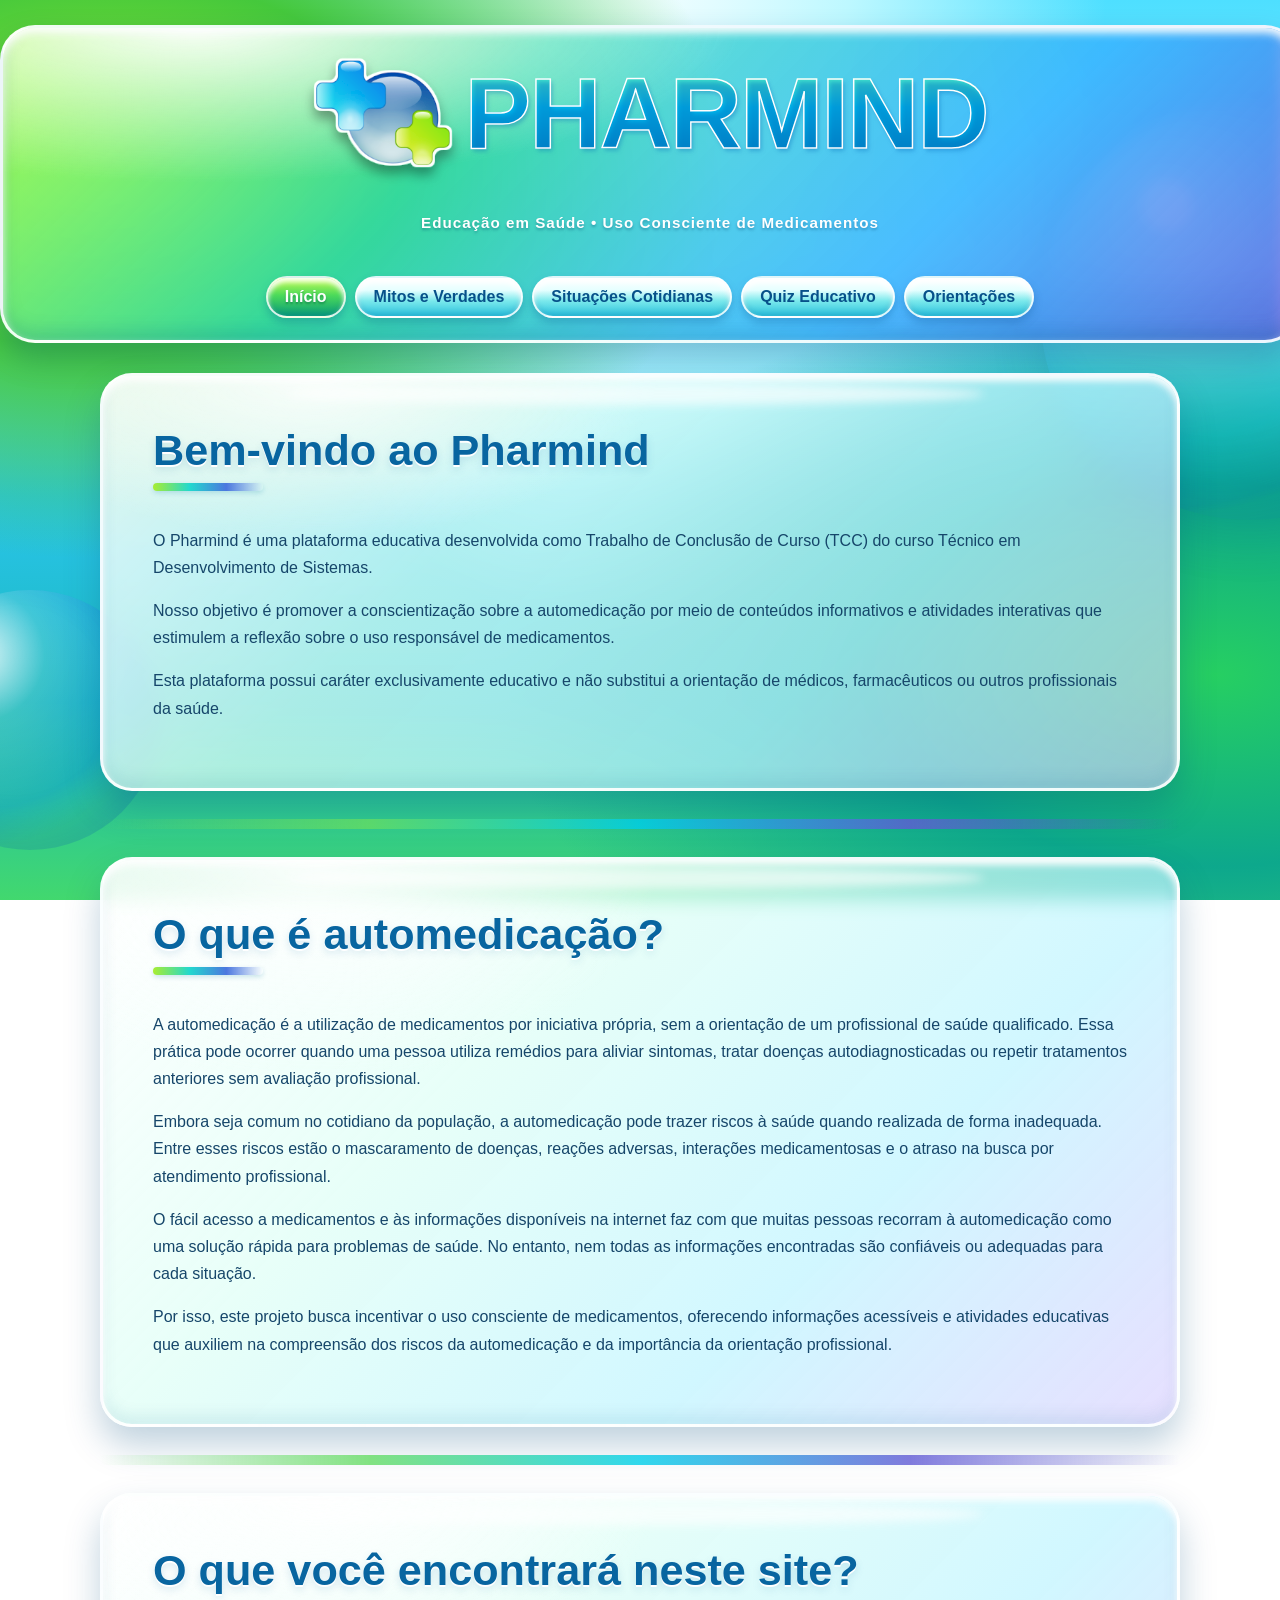
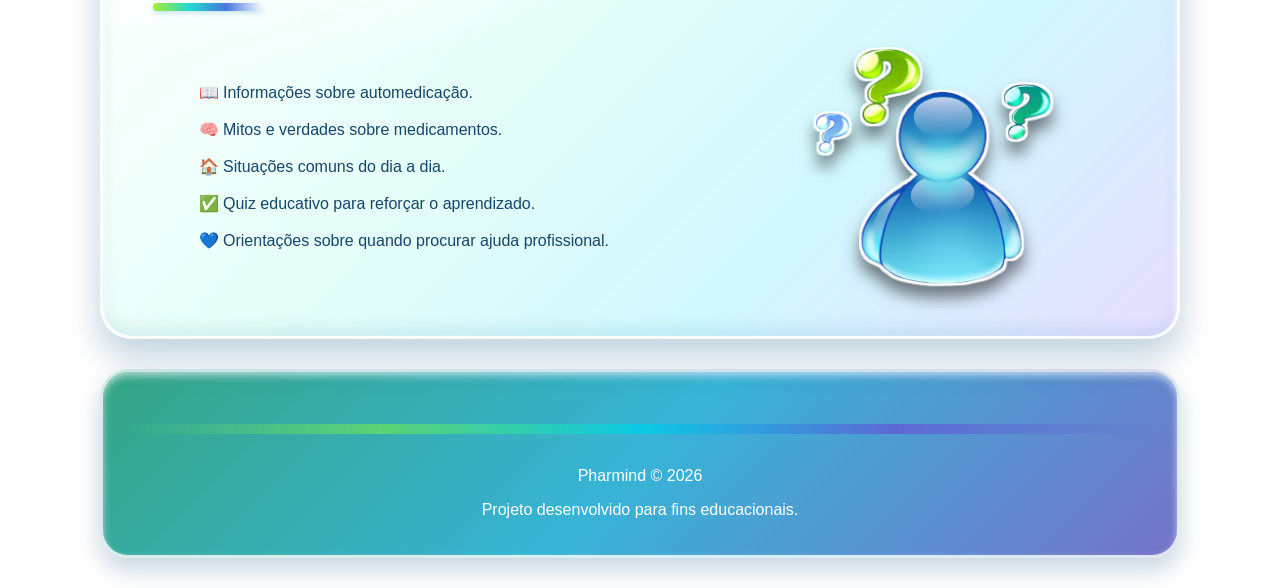
<file: index.html>
<!DOCTYPE html>
<html lang="pt-BR">
<head>
    <meta charset="UTF-8">
    <meta name="viewport" content="width=device-width, initial-scale=1.0">
    <title>Pharmind</title>
    <link rel="stylesheet" href="style.css">
    <link rel="shortcut icon" href="logopequena.ico">
</head>

<body>

    <svg width="0" height="0" style="position:absolute">
    <filter id="borda-branca" x="-10%" y="-10%" width="120%" height="120%">
        <!-- Expande o contorno transparente da imagem -->
        <feMorphology 
            in="SourceAlpha" 
            operator="dilate" 
            radius="1.5" 
            result="expandido"
        />

        <feFlood 
            flood-color="white" 
            result="branco"
        />

        <feComposite 
            in="branco" 
            in2="expandido" 
            operator="in" 
            result="borda"
        />

        <feComposite 
            in="SourceGraphic" 
            in2="borda" 
            operator="over"
        />
    </filter>
</svg>

    </header>
    

    <header>

        <div class="cabecalho-titulo">
            <img src="logogrande.png" class="logo">   
            <h1>PHARMIND</h1> 
        </div>

        <br><br>

        <p>
            Educação em Saúde • Uso Consciente de Medicamentos
        </p>

        <br>

        <nav>

    <a href="index.html" class="ativo">Início</a>

    <a href="mitos.html">Mitos e Verdades</a>

    <a href="situacoes.html">Situações Cotidianas</a>

    <a href="quiz.html">Quiz Educativo</a>

    <a href="orientacoes.html">Orientações</a>

</nav>

    </header>

    <main>

        <section>

            <h2>Bem-vindo ao Pharmind</h2>

            <p>
                O Pharmind é uma plataforma educativa desenvolvida como Trabalho de Conclusão
                de Curso (TCC) do curso Técnico em Desenvolvimento de Sistemas.
            </p>

            <p>
                Nosso objetivo é promover a conscientização sobre a automedicação por meio
                de conteúdos informativos e atividades interativas que estimulem a reflexão
                sobre o uso responsável de medicamentos.
            </p>

            <p>
                Esta plataforma possui caráter exclusivamente educativo e não substitui
                a orientação de médicos, farmacêuticos ou outros profissionais da saúde.
            </p>

        </section>

        <hr>

        <section>

            <h2>O que é automedicação?</h2>

            <p>
                A automedicação é a utilização de medicamentos por iniciativa própria,
                sem a orientação de um profissional de saúde qualificado. Essa prática
                pode ocorrer quando uma pessoa utiliza remédios para aliviar sintomas,
                tratar doenças autodiagnosticadas ou repetir tratamentos anteriores sem
                avaliação profissional.
            </p>

            <p>
                Embora seja comum no cotidiano da população, a automedicação pode trazer
                riscos à saúde quando realizada de forma inadequada. Entre esses riscos
                estão o mascaramento de doenças, reações adversas, interações medicamentosas
                e o atraso na busca por atendimento profissional.
            </p>

            <p>
                O fácil acesso a medicamentos e às informações disponíveis na internet faz
                com que muitas pessoas recorram à automedicação como uma solução rápida para
                problemas de saúde. No entanto, nem todas as informações encontradas são
                confiáveis ou adequadas para cada situação.
            </p>

            <p>
                Por isso, este projeto busca incentivar o uso consciente de medicamentos, oferecendo informações acessíveis e atividades educativas que auxiliem na compreensão dos riscos da automedicação e da importância da orientação profissional.
            </p>

        </section>

        <hr>

        <section>

            <h2>O que você encontrará neste site?</h2>

            <div class="conteudo">

            <ul>

                <li id="info">Informações sobre automedicação.</li>

                <br>

                <li id="mito">Mitos e verdades sobre medicamentos.</li>

                <br>

                <li id="situ">Situações comuns do dia a dia.</li>

                <br>

                <li id="qiiz">Quiz educativo para reforçar o aprendizado.</li>

                <br>

                <li id="orie">Orientações sobre quando procurar ajuda profissional.</li>

            </ul>

            <img src="ikoneee.png" class="imagi">

            </div>

        </section>

    </main>

    <footer>

        <hr>

        <p>
            Pharmind © 2026
        </p>

        <p>
            Projeto desenvolvido para fins educacionais.
        </p>

    </footer>
</body>
</html>
</file>
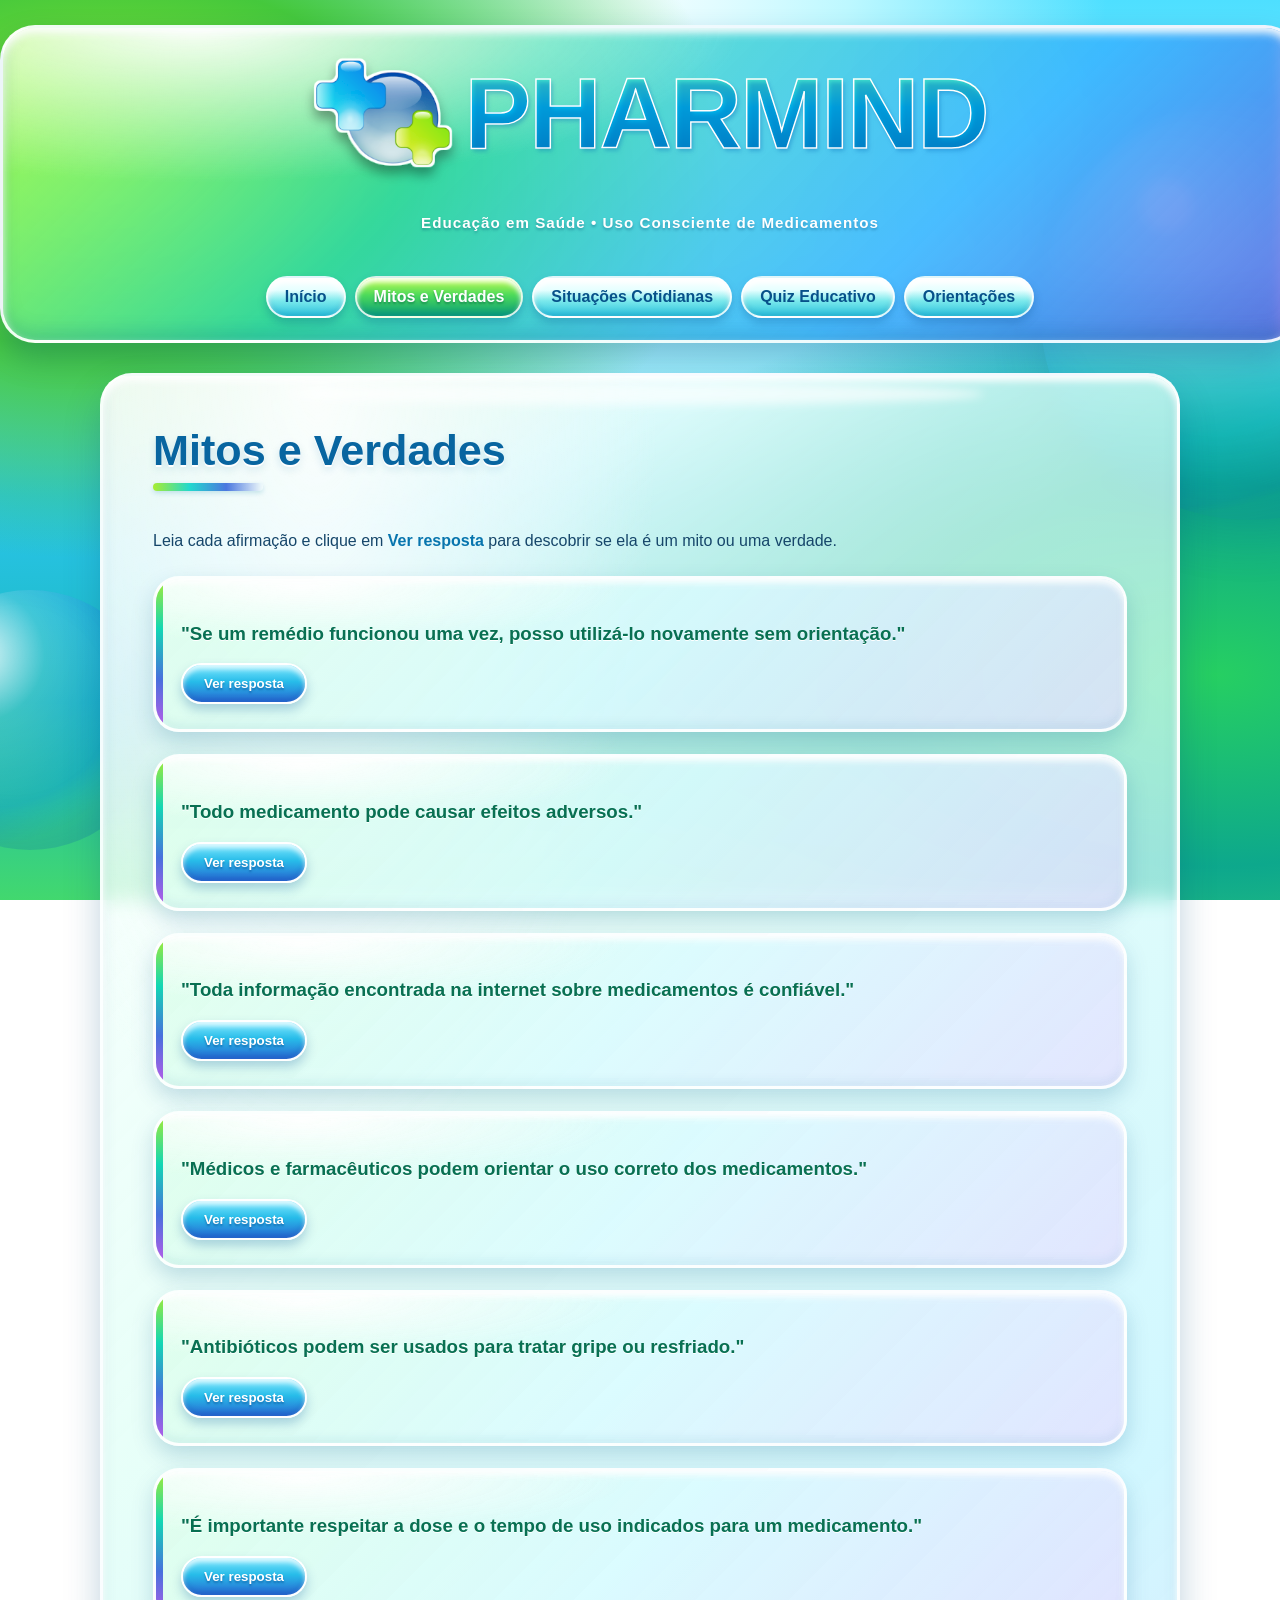
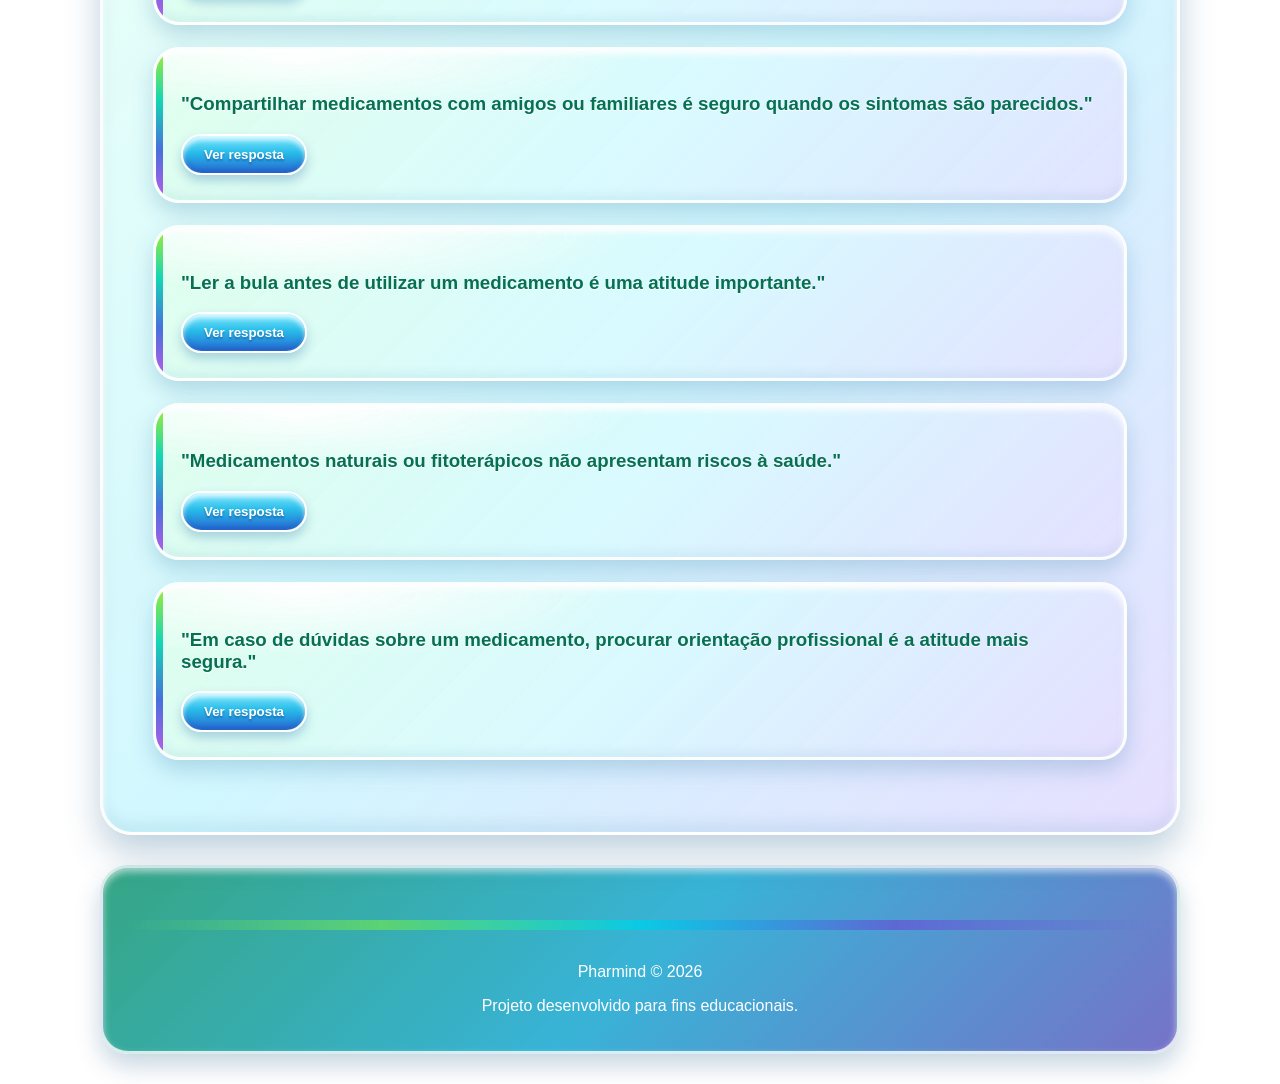
<file: mitos.html>
<!DOCTYPE html>
<html lang="pt-BR">

<head>
    <meta charset="UTF-8">
    <meta name="viewport" content="width=device-width, initial-scale=1.0">
    <title>Pharmind - Mitos e Verdades</title>
    <link rel="stylesheet" href="style.css">
    <link rel="shortcut icon" href="logopequena.ico"">
</head>

<body>

    <svg width="0" height="0" style="position:absolute">
    <filter id="borda-branca" x="-10%" y="-10%" width="120%" height="120%">
        <!-- Expande o contorno transparente da imagem -->
        <feMorphology 
            in="SourceAlpha" 
            operator="dilate" 
            radius="1.5" 
            result="expandido"
        />

        <!-- Cria a cor branca -->
        <feFlood 
            flood-color="white" 
            result="branco"
        />

        <!-- Coloca o branco somente na área expandida -->
        <feComposite 
            in="branco" 
            in2="expandido" 
            operator="in" 
            result="borda"
        />

        <!-- Coloca a imagem original por cima da borda -->
        <feComposite 
            in="SourceGraphic" 
            in2="borda" 
            operator="over"
        />
    </filter>
</svg>

    <header>

        <div class="cabecalho-titulo">
            <img src="logogrande.png" class="logo">   
            <h1>PHARMIND</h1> 
        </div>

        <br><br>

        <p>Educação em Saúde • Uso Consciente de Medicamentos</p>

        <br>

        <nav>
            <a href="index.html">Início</a>
            <a href="mitos.html" class="ativo">Mitos e Verdades</a>
            <a href="situacoes.html">Situações Cotidianas</a>
            <a href="quiz.html">Quiz Educativo</a>
            <a href="orientacoes.html">Orientações</a>
        </nav>

    </header>

    <main>

        <section id="mitos">

            <h2>Mitos e Verdades</h2>

            <p>
                Leia cada afirmação e clique em <strong>Ver resposta</strong> para descobrir se ela é um mito ou uma verdade.
            </p>

            <!-- PERGUNTA 1 -->
            <article class="card">

                <h3>"Se um remédio funcionou uma vez, posso utilizá-lo novamente sem orientação."</h3>

                <button onclick="mostrarResposta('r1')">Ver resposta</button>

                <div id="r1" class="resposta">

                    <h4 class="mito">❌ MITO</h4>

                    <p>
                        Um medicamento indicado anteriormente pode não ser adequado para uma nova situação.
                        Os sintomas podem ser parecidos, mas a causa pode ser diferente.
                    </p>

                </div>

            </article>

            <!-- PERGUNTA 2 -->
            <article class="card">

                <h3>"Todo medicamento pode causar efeitos adversos."</h3>

                <button onclick="mostrarResposta('r2')">Ver resposta</button>

                <div id="r2" class="resposta">

                    <h4 class="verdade">✅ VERDADE</h4>

                    <p>
                        Mesmo quando utilizados corretamente, medicamentos podem provocar efeitos adversos em algumas pessoas.
                    </p>

                </div>

            </article>

<!-- PERGUNTA 3 -->

<article class="card">

    <h3>"Toda informação encontrada na internet sobre medicamentos é confiável."</h3>

    <button onclick="mostrarResposta('r3')">Ver resposta</button>

    <div id="r3" class="resposta">

        <h4 class="mito">❌ MITO</h4>

        <p>
            Nem toda informação disponível na internet é confiável. Procure sempre fontes oficiais e orientação de profissionais da saúde.
        </p>

    </div>

</article>

<!-- PERGUNTA 4 -->

<article class="card">

    <h3>"Médicos e farmacêuticos podem orientar o uso correto dos medicamentos."</h3>

    <button onclick="mostrarResposta('r4')">Ver resposta</button>

    <div id="r4" class="resposta">

        <h4 class="verdade">✅ VERDADE</h4>

        <p>
            Esses profissionais possuem conhecimento técnico para orientar sobre o uso seguro, a dose adequada e possíveis riscos dos medicamentos.
        </p>

    </div>

</article>

<!-- PERGUNTA 5 -->

<article class="card">

    <h3>"Antibióticos podem ser usados para tratar gripe ou resfriado."</h3>

    <button onclick="mostrarResposta('r5')">Ver resposta</button>

    <div id="r5" class="resposta">

        <h4 class="mito">❌ MITO</h4>

        <p>
            Gripe e resfriado são causados, na maioria dos casos, por vírus. Antibióticos combatem bactérias e seu uso inadequado favorece a resistência bacteriana.
        </p>

    </div>

</article>

<!-- PERGUNTA 6 -->

<article class="card">

    <h3>"É importante respeitar a dose e o tempo de uso indicados para um medicamento."</h3>

    <button onclick="mostrarResposta('r6')">Ver resposta</button>

    <div id="r6" class="resposta">

        <h4 class="verdade">✅ VERDADE</h4>

        <p>
            Alterar a dose ou interromper o tratamento por conta própria pode diminuir a eficácia do medicamento e aumentar os riscos à saúde.
        </p>

    </div>

</article>

<!-- PERGUNTA 7 -->

<article class="card">

    <h3>"Compartilhar medicamentos com amigos ou familiares é seguro quando os sintomas são parecidos."</h3>

    <button onclick="mostrarResposta('r7')">Ver resposta</button>

    <div id="r7" class="resposta">

        <h4 class="mito">❌ MITO</h4>

        <p>
            Pessoas diferentes podem apresentar doenças distintas, alergias ou contraindicações. Um medicamento seguro para uma pessoa pode representar riscos para outra.
        </p>

    </div>

</article>

<!-- PERGUNTA 8 -->

<article class="card">

    <h3>"Ler a bula antes de utilizar um medicamento é uma atitude importante."</h3>

    <button onclick="mostrarResposta('r8')">Ver resposta</button>

    <div id="r8" class="resposta">

        <h4 class="verdade">✅ VERDADE</h4>

        <p>
            A bula contém informações importantes sobre indicação, modo de uso, contraindicações, efeitos adversos e cuidados necessários durante o tratamento.
        </p>

    </div>

</article>

<!-- PERGUNTA 9 -->

<article class="card">

    <h3>"Medicamentos naturais ou fitoterápicos não apresentam riscos à saúde."</h3>

    <button onclick="mostrarResposta('r9')">Ver resposta</button>

    <div id="r9" class="resposta">

        <h4 class="mito">❌ MITO</h4>

        <p>
            Produtos naturais também podem causar efeitos adversos, alergias e interações com outros medicamentos. O uso deve ser orientado por um profissional.
        </p>

    </div>

</article>

<!-- PERGUNTA 10 -->

<article class="card">

    <h3>"Em caso de dúvidas sobre um medicamento, procurar orientação profissional é a atitude mais segura."</h3>

    <button onclick="mostrarResposta('r10')">Ver resposta</button>

    <div id="r10" class="resposta">

        <h4 class="verdade">✅ VERDADE</h4>

        <p>
            Médicos e farmacêuticos são os profissionais mais indicados para esclarecer dúvidas e orientar o uso correto dos medicamentos, reduzindo os riscos da automedicação.
        </p>

    </div>

</article>
        </section>

    </main>

    <footer>
        
        <hr>

        <p>
            Pharmind © 2026
        </p>

        <p>
            Projeto desenvolvido para fins educacionais.
        </p>

    </footer>

    <script src="script.js"></script>

</body>

</html>
</file>
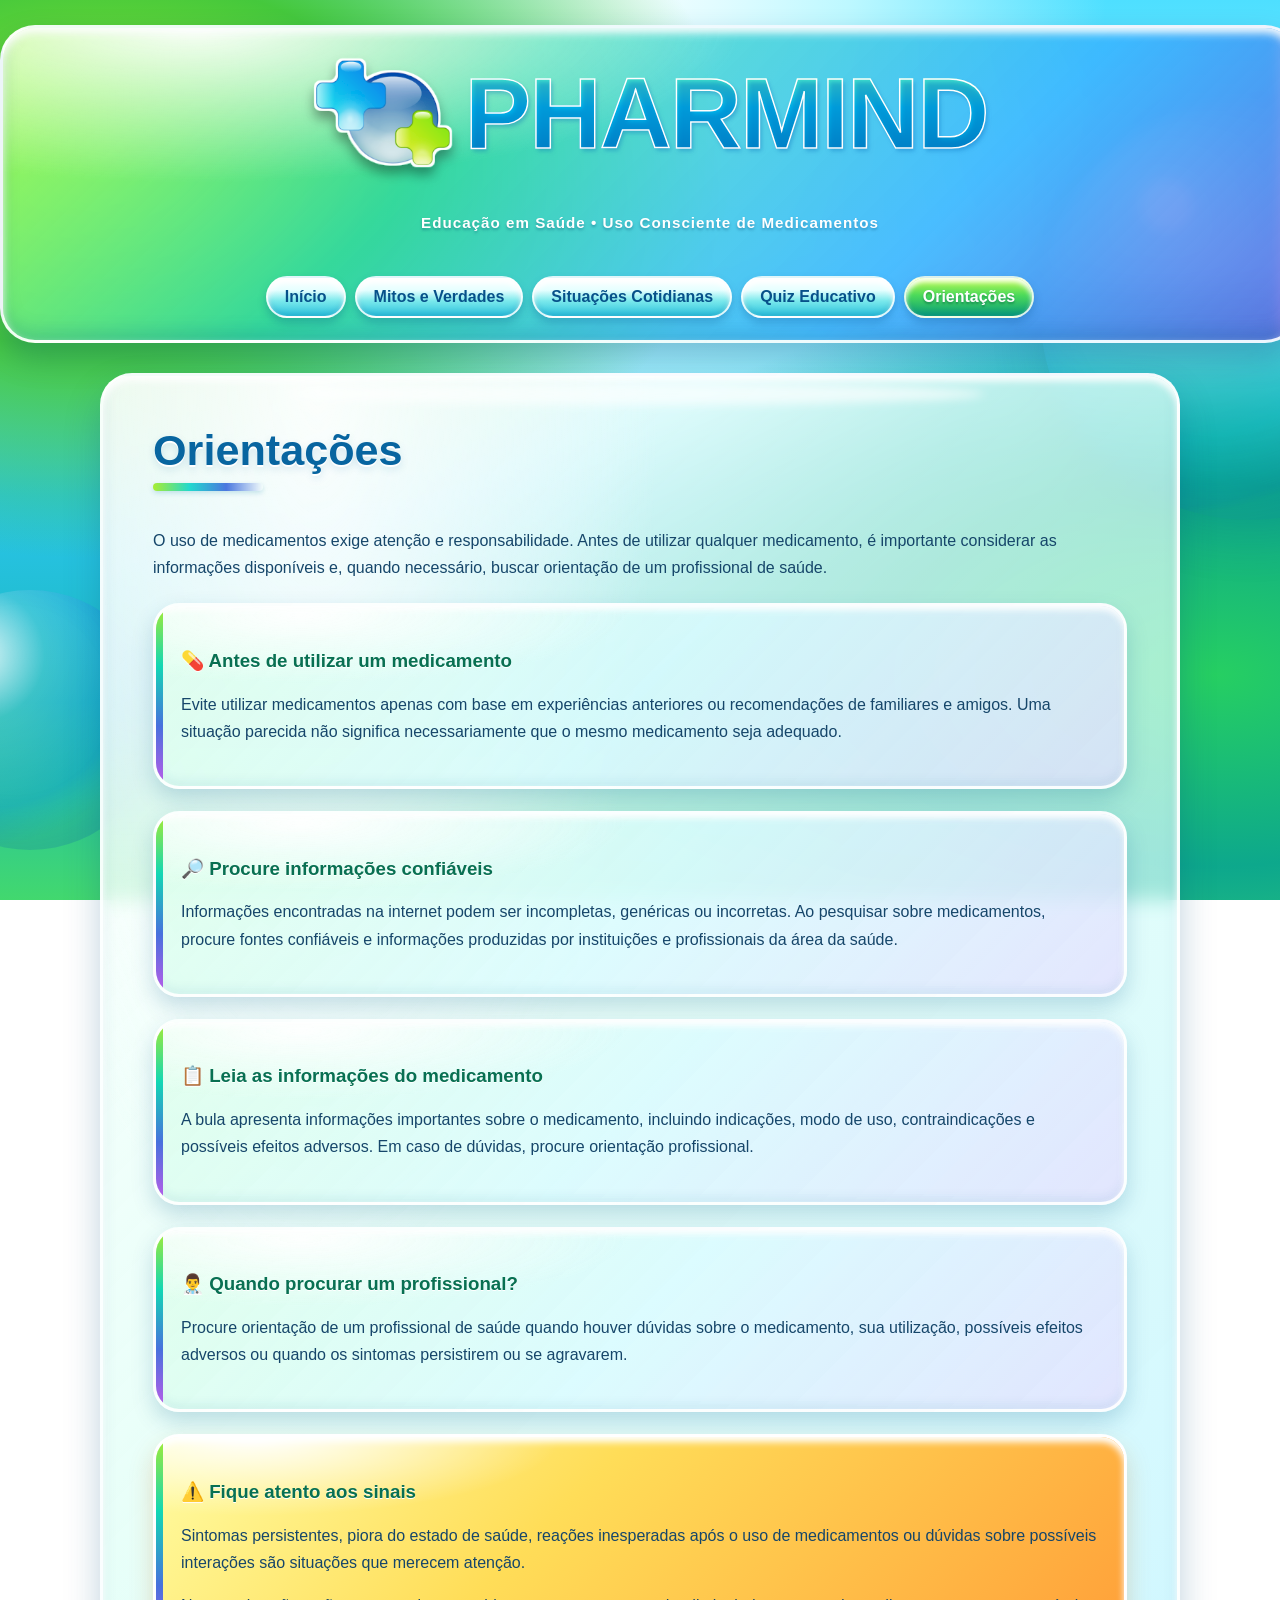
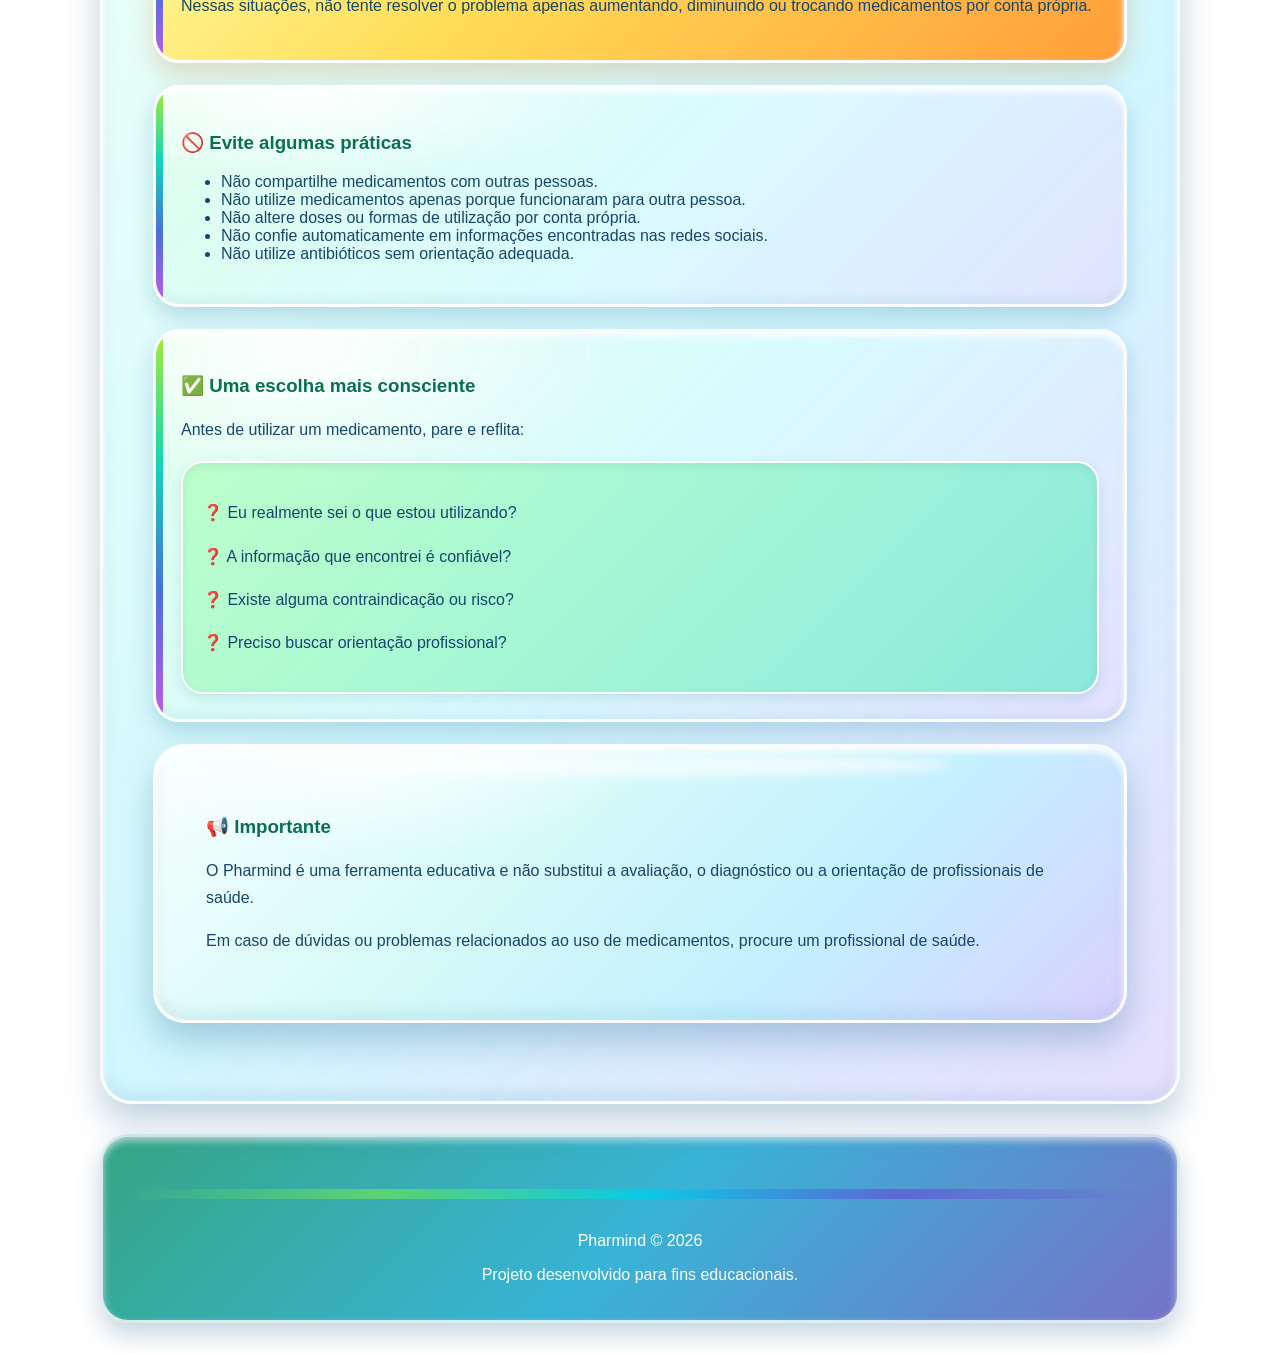
<file: orientacoes.html>
<!DOCTYPE html>
<html lang="pt-BR">

<head>

    <meta charset="UTF-8">
    <meta name="viewport" content="width=device-width, initial-scale=1.0">
    <title>Pharmind - Orientações</title>
    <link rel="stylesheet" href="style.css">
    <link rel="shortcut icon" href="logopequena.ico"">
</head>

<body>

    <svg width="0" height="0" style="position:absolute">
    <filter id="borda-branca" x="-10%" y="-10%" width="120%" height="120%">
        <!-- Expande o contorno transparente da imagem -->
        <feMorphology 
            in="SourceAlpha" 
            operator="dilate" 
            radius="1.5" 
            result="expandido"
        />

        <!-- Cria a cor branca -->
        <feFlood 
            flood-color="white" 
            result="branco"
        />

        <!-- Coloca o branco somente na área expandida -->
        <feComposite 
            in="branco" 
            in2="expandido" 
            operator="in" 
            result="borda"
        />

        <!-- Coloca a imagem original por cima da borda -->
        <feComposite 
            in="SourceGraphic" 
            in2="borda" 
            operator="over"
        />
    </filter>
</svg>

    <header>

        <div class="cabecalho-titulo">
            <img src="logogrande.png" class="logo">   
            <h1>PHARMIND</h1> 
        </div>

        <br><br>

        <p>Educação em Saúde • Uso Consciente de Medicamentos</p>

        <br>

        <nav>

            <a href="index.html">Início</a>

            <a href="mitos.html">Mitos e Verdades</a>

            <a href="situacoes.html">Situações Cotidianas</a>

            <a href="quiz.html">Quiz Educativo</a>

            <a href="orientacoes.html" class="ativo">Orientações</a>

        </nav>

    </header>


    <!-- CONTEÚDO -->

    <main>

        <section id="orientacoes">

            <h2>Orientações</h2>

            <p class="introducao">

                O uso de medicamentos exige atenção e responsabilidade.
                Antes de utilizar qualquer medicamento, é importante considerar
                as informações disponíveis e, quando necessário, buscar orientação
                de um profissional de saúde.

            </p>


            <!-- ORIENTAÇÃO 1 -->

            <article class="orientacao-card">

                <h3>💊 Antes de utilizar um medicamento</h3>

                <p>

                    Evite utilizar medicamentos apenas com base em experiências
                    anteriores ou recomendações de familiares e amigos.

                    Uma situação parecida não significa necessariamente que
                    o mesmo medicamento seja adequado.

                </p>

            </article>


            <!-- ORIENTAÇÃO 2 -->

            <article class="orientacao-card">

                <h3>🔎 Procure informações confiáveis</h3>

                <p>

                    Informações encontradas na internet podem ser incompletas,
                    genéricas ou incorretas.

                    Ao pesquisar sobre medicamentos, procure fontes confiáveis
                    e informações produzidas por instituições e profissionais
                    da área da saúde.

                </p>

            </article>


            <!-- ORIENTAÇÃO 3 -->

            <article class="orientacao-card">

                <h3>📋 Leia as informações do medicamento</h3>

                <p>

                    A bula apresenta informações importantes sobre o medicamento,
                    incluindo indicações, modo de uso, contraindicações e possíveis
                    efeitos adversos.

                    Em caso de dúvidas, procure orientação profissional.

                </p>

            </article>


            <!-- ORIENTAÇÃO 4 -->

            <article class="orientacao-card">

                <h3>👨‍⚕️ Quando procurar um profissional?</h3>

                <p>

                    Procure orientação de um profissional de saúde quando houver
                    dúvidas sobre o medicamento, sua utilização, possíveis efeitos
                    adversos ou quando os sintomas persistirem ou se agravarem.

                </p>

            </article>


            <!-- ORIENTAÇÃO 5 -->

            <article class="orientacao-card alerta">

                <h3>⚠️ Fique atento aos sinais</h3>

                <p>

                    Sintomas persistentes, piora do estado de saúde, reações
                    inesperadas após o uso de medicamentos ou dúvidas sobre
                    possíveis interações são situações que merecem atenção.

                </p>

                <p>

                    Nessas situações, não tente resolver o problema apenas
                    aumentando, diminuindo ou trocando medicamentos por conta
                    própria.

                </p>

            </article>


            <!-- ORIENTAÇÃO 6 -->

            <article class="orientacao-card">

                <h3>🚫 Evite algumas práticas</h3>

                <ul>

                    <li>Não compartilhe medicamentos com outras pessoas.</li>

                    <li>
                        Não utilize medicamentos apenas porque funcionaram
                        para outra pessoa.
                    </li>

                    <li>
                        Não altere doses ou formas de utilização por conta própria.
                    </li>

                    <li>
                        Não confie automaticamente em informações encontradas
                        nas redes sociais.
                    </li>

                    <li>
                        Não utilize antibióticos sem orientação adequada.
                    </li>

                </ul>

            </article>


            <!-- ORIENTAÇÃO 7 -->

            <article class="orientacao-card">

                <h3>✅ Uma escolha mais consciente</h3>

                <p>

                    Antes de utilizar um medicamento, pare e reflita:

                </p>

                <div class="reflexao">

                    <p>❓ Eu realmente sei o que estou utilizando?</p>

                    <p>❓ A informação que encontrei é confiável?</p>

                    <p>❓ Existe alguma contraindicação ou risco?</p>

                    <p>❓ Preciso buscar orientação profissional?</p>

                </div>

            </article>


            <!-- AVISO -->

            <section class="aviso">

                <h3>📢 Importante</h3>

                <p>

                    O Pharmind é uma ferramenta educativa e não substitui
                    a avaliação, o diagnóstico ou a orientação de profissionais
                    de saúde.

                </p>

                <p>

                    Em caso de dúvidas ou problemas relacionados ao uso de
                    medicamentos, procure um profissional de saúde.

                </p>

            </section>

        </section>

    </main>


    <!-- RODAPÉ -->

    <footer>

        <hr>

        <p>
            Pharmind © 2026
        </p>

        <p>
            Projeto desenvolvido para fins educacionais.
        </p>

    </footer>

</body>

</html>
</file>
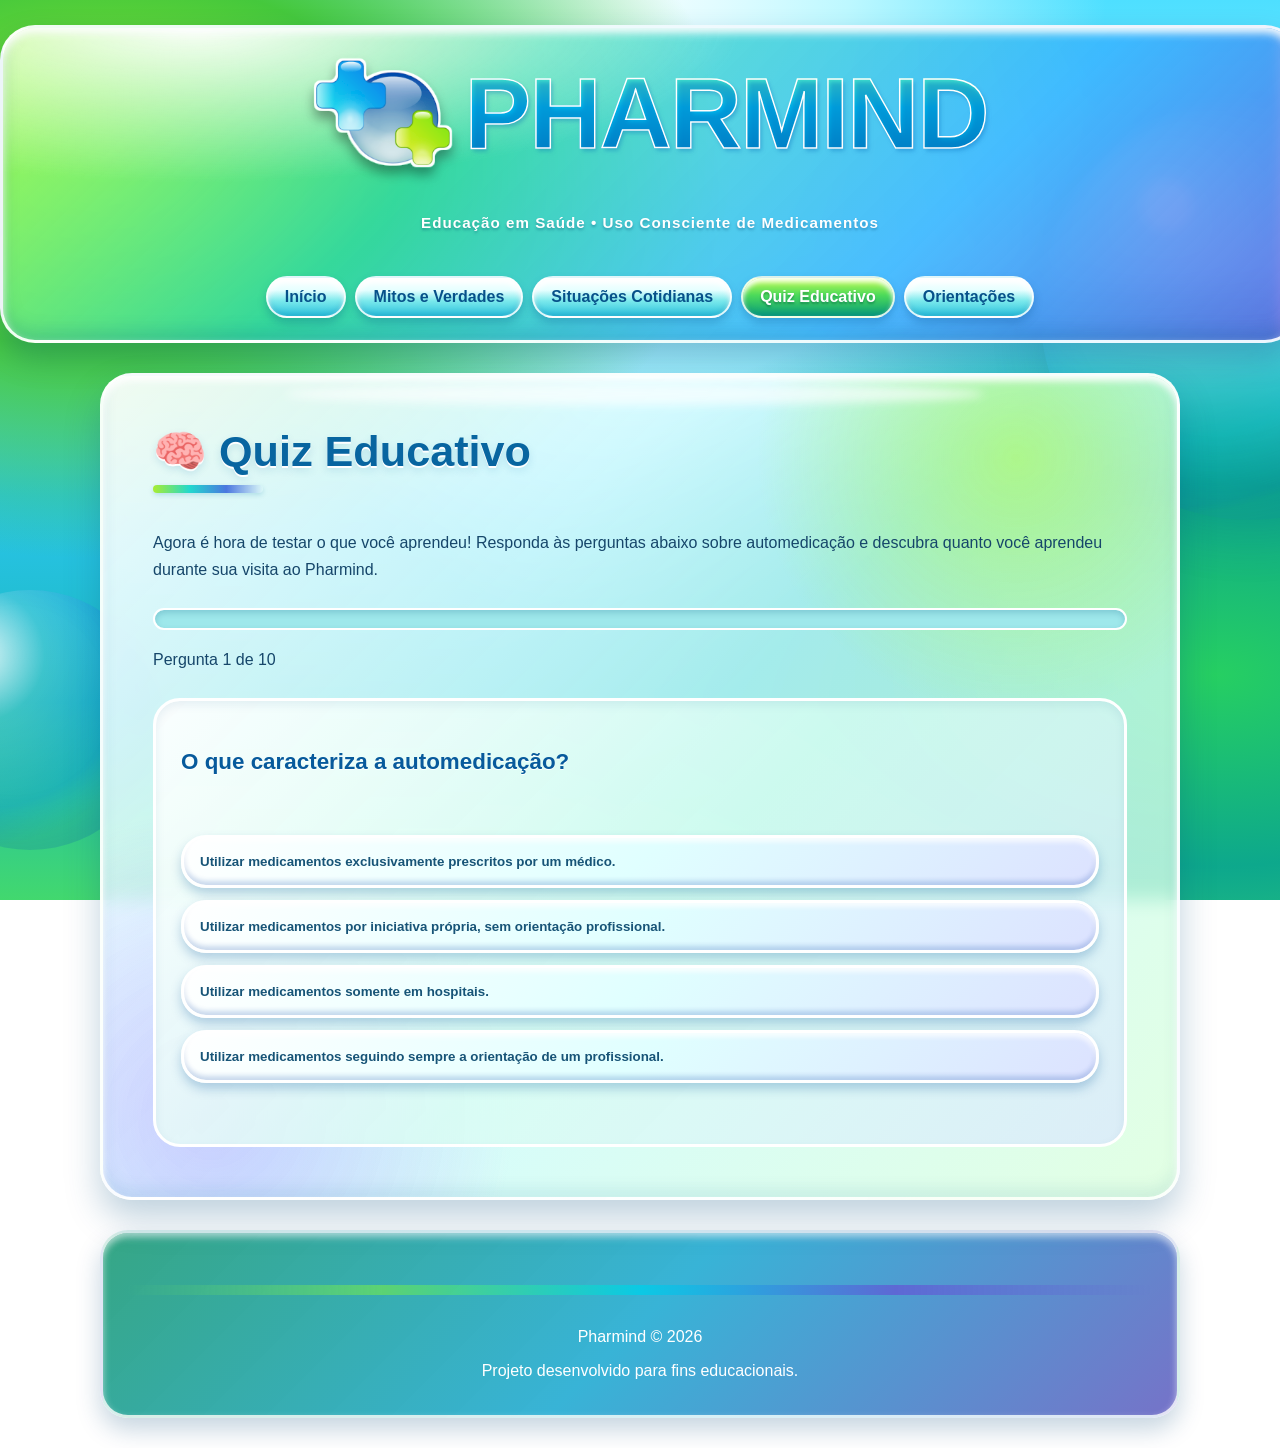
<file: quiz.html>
<!DOCTYPE html>
<html lang="pt-BR">

<head>

    <meta charset="UTF-8">
    <meta name="viewport" content="width=device-width, initial-scale=1.0">

    <title>Pharmind - Quiz Educativo</title>

    <link rel="stylesheet" href="style.css">

    <link rel="shortcut icon" href="logopequena.ico"">

</head>

<body>

    <svg width="0" height="0" style="position:absolute">
    <filter id="borda-branca" x="-10%" y="-10%" width="120%" height="120%">
        <!-- Expande o contorno transparente da imagem -->
        <feMorphology 
            in="SourceAlpha" 
            operator="dilate" 
            radius="1.5" 
            result="expandido"
        />

        <!-- Cria a cor branca -->
        <feFlood 
            flood-color="white" 
            result="branco"
        />

        <!-- Coloca o branco somente na área expandida -->
        <feComposite 
            in="branco" 
            in2="expandido" 
            operator="in" 
            result="borda"
        />

        <!-- Coloca a imagem original por cima da borda -->
        <feComposite 
            in="SourceGraphic" 
            in2="borda" 
            operator="over"
        />
    </filter>
</svg>

    <header>

        <div class="cabecalho-titulo">
            <img src="logogrande.png" class="logo">   
            <h1>PHARMIND</h1> 
        </div>

        <br><br>

        <p>Educação em Saúde • Uso Consciente de Medicamentos</p>

        <br>

        <nav>

            <a href="index.html">Início</a>
            <a href="mitos.html">Mitos e Verdades</a>
            <a href="situacoes.html">Situações Cotidianas</a>
            <a href="quiz.html" class="ativo">Quiz Educativo</a>
            <a href="orientacoes.html">Orientações</a>

        </nav>

    </header>


    <!-- QUIZ -->

    <main>

        <section id="quiz">

            <h2>🧠 Quiz Educativo</h2>

            <p class="descricao">

                Agora é hora de testar o que você aprendeu!

                Responda às perguntas abaixo sobre automedicação e descubra

                quanto você aprendeu durante sua visita ao Pharmind.

            </p>


            <!-- PROGRESSO -->

            <div class="progresso">

                <div id="barraProgresso"></div>

            </div>

            <p id="contador">Pergunta 1 de 10</p>


            <!-- PERGUNTA -->

            <div id="pergunta-container">

                <h3 id="pergunta"></h3>

                <br>

                <div id="alternativas"></div>

                <br>

                <div id="feedback"></div>

                <br>

                <button id="proximo" onclick="proximaPergunta()">
                    Próxima pergunta
                </button>

            </div>


            <!-- RESULTADO -->

            <div id="resultado">

                <h2>🎉 Quiz concluído!</h2>

                <p id="pontuacao"></p>

                <div id="mensagemResultado"></div>

                <button onclick="reiniciarQuiz()">
                    Refazer quiz
                </button>

            </div>

        </section>

    </main>


    <!-- RODAPÉ -->

    <footer>

        <hr>

        <p>
            Pharmind © 2026
        </p>

        <p>
            Projeto desenvolvido para fins educacionais.
        </p>

    </footer>


    <script src="script.js"></script>

</body>

</html>
</file>
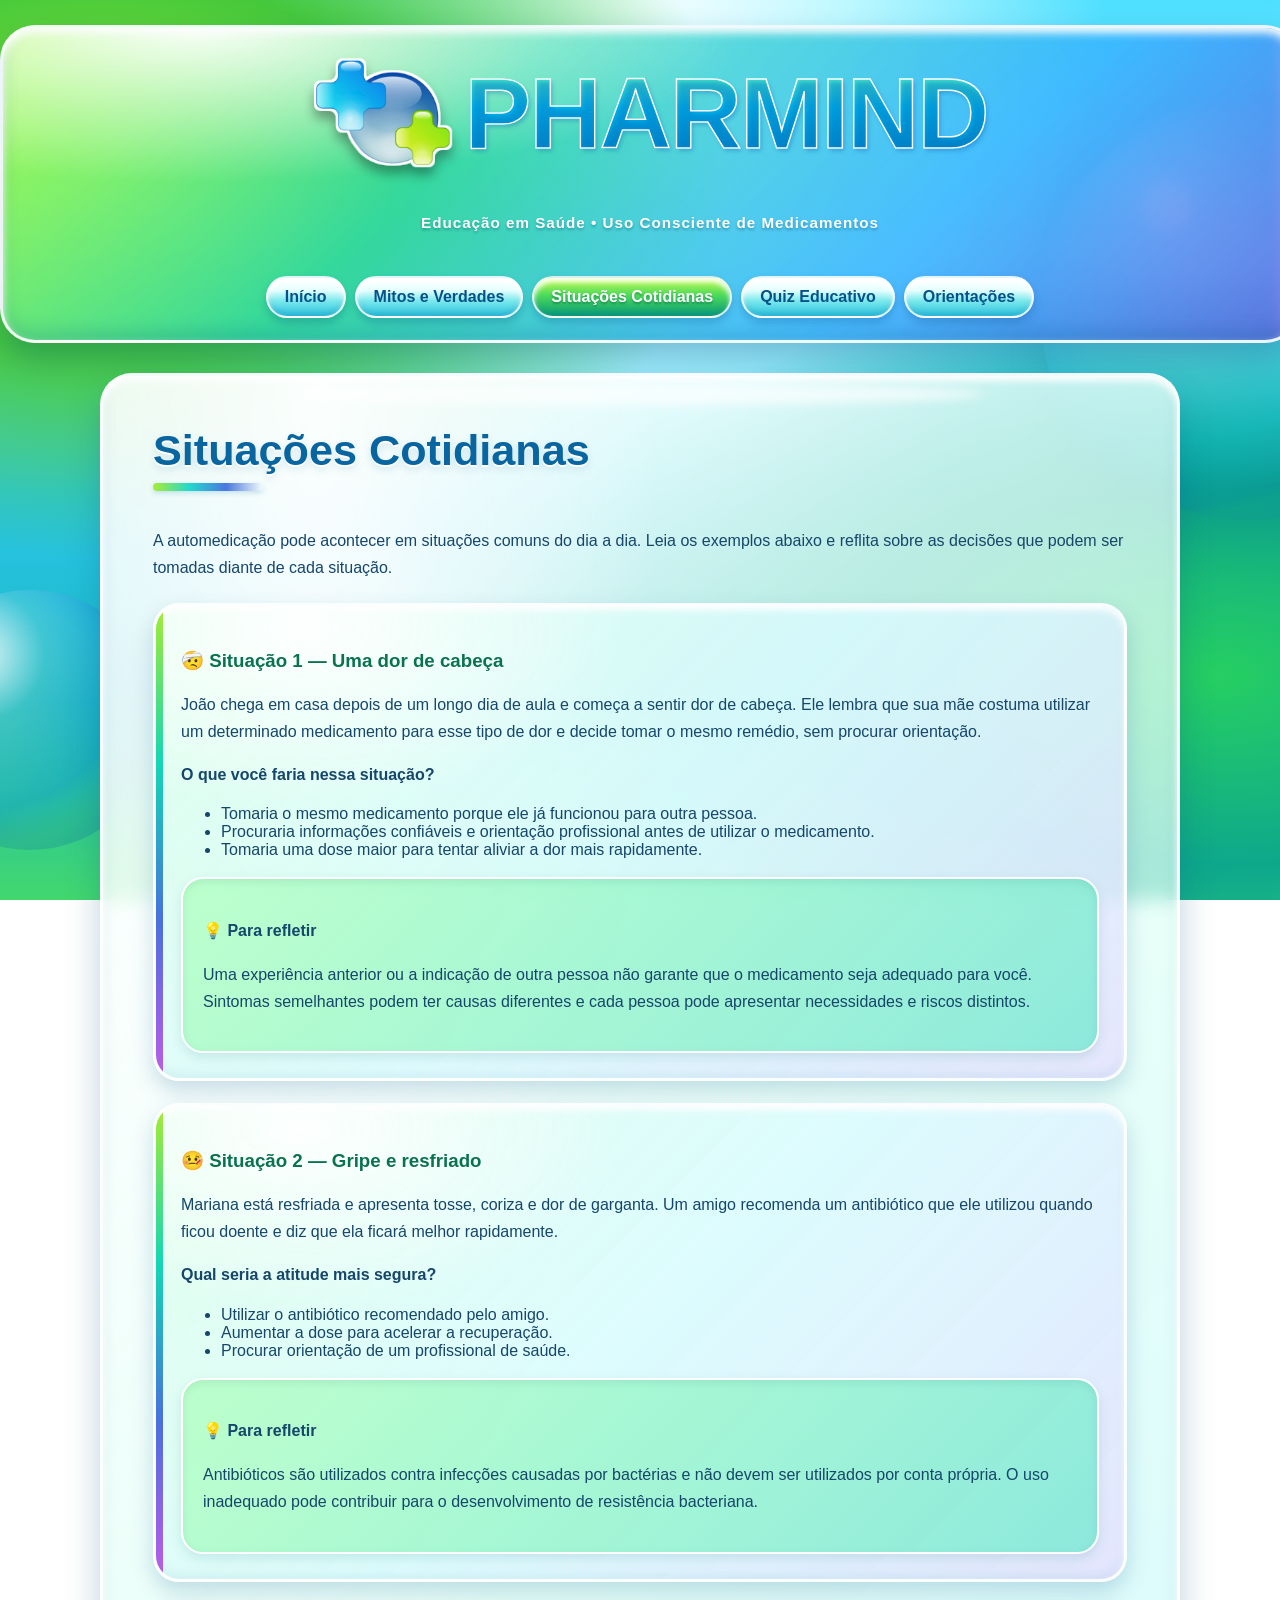
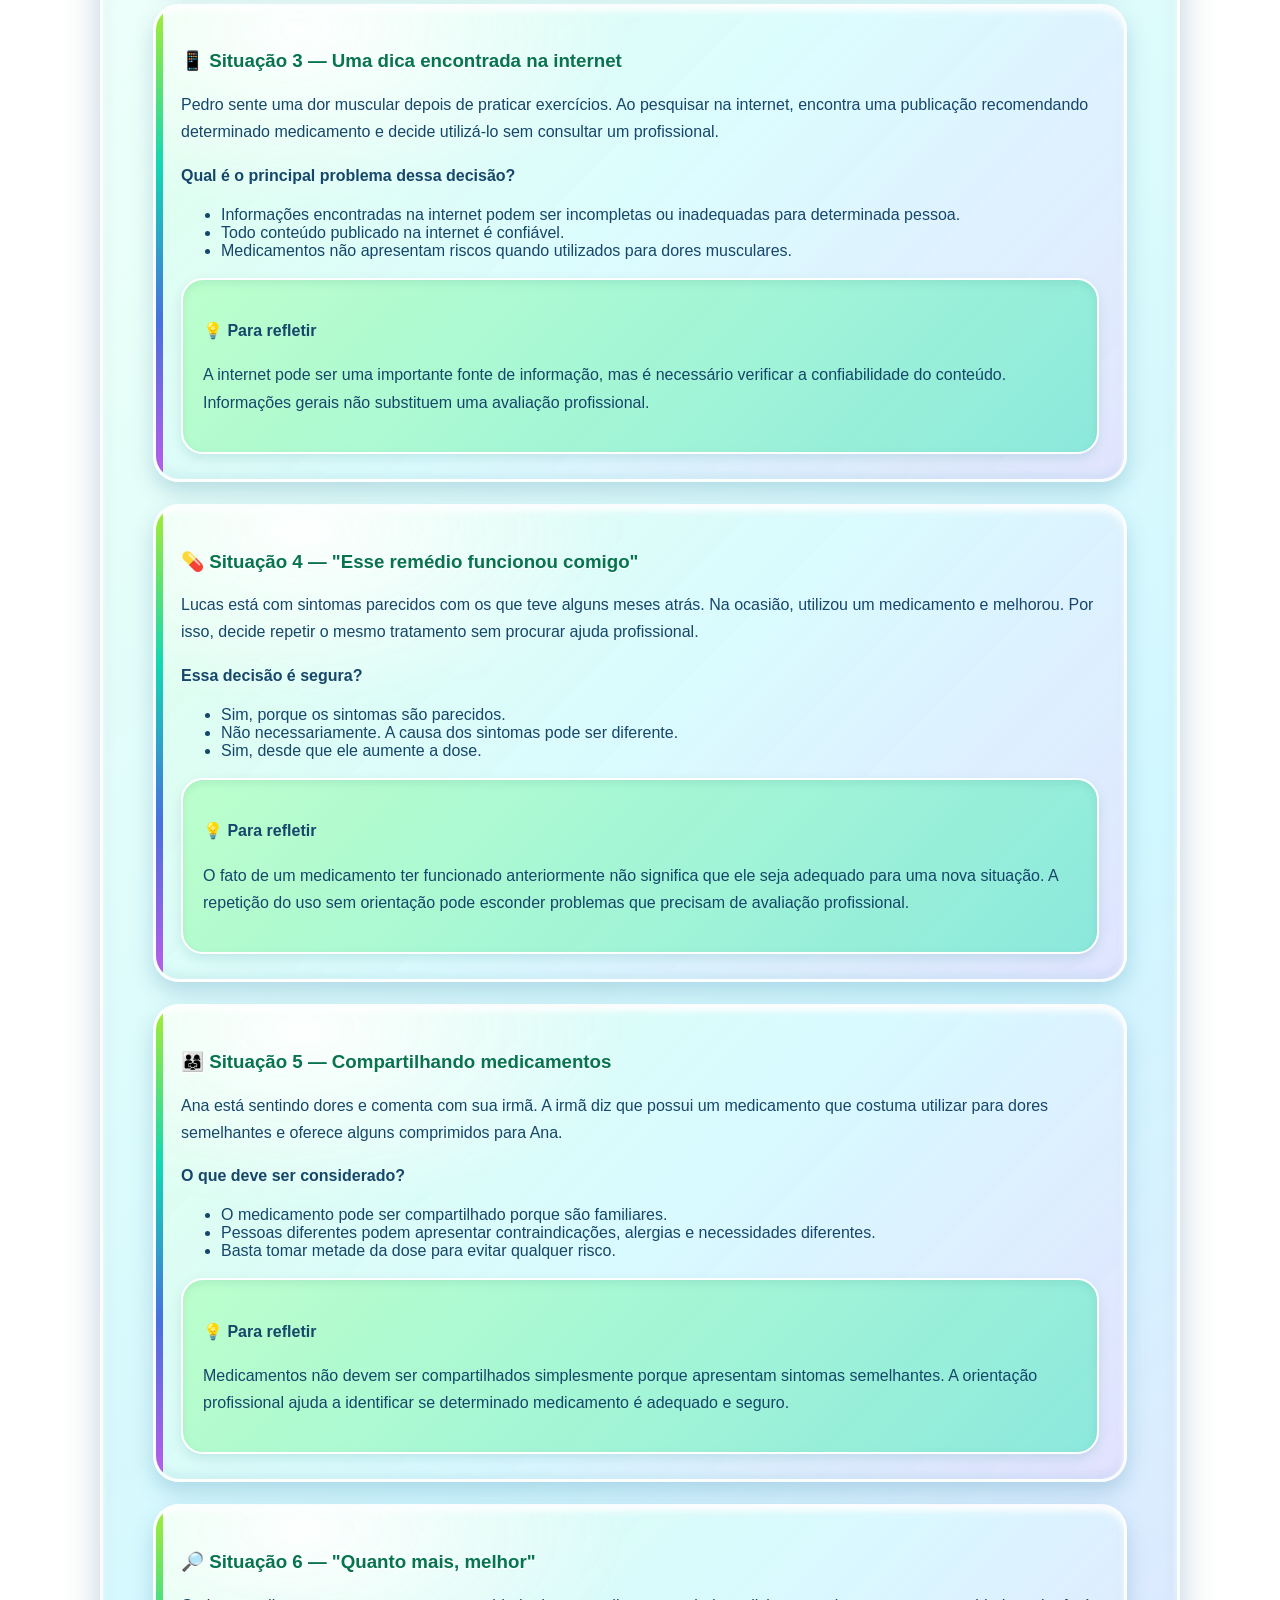
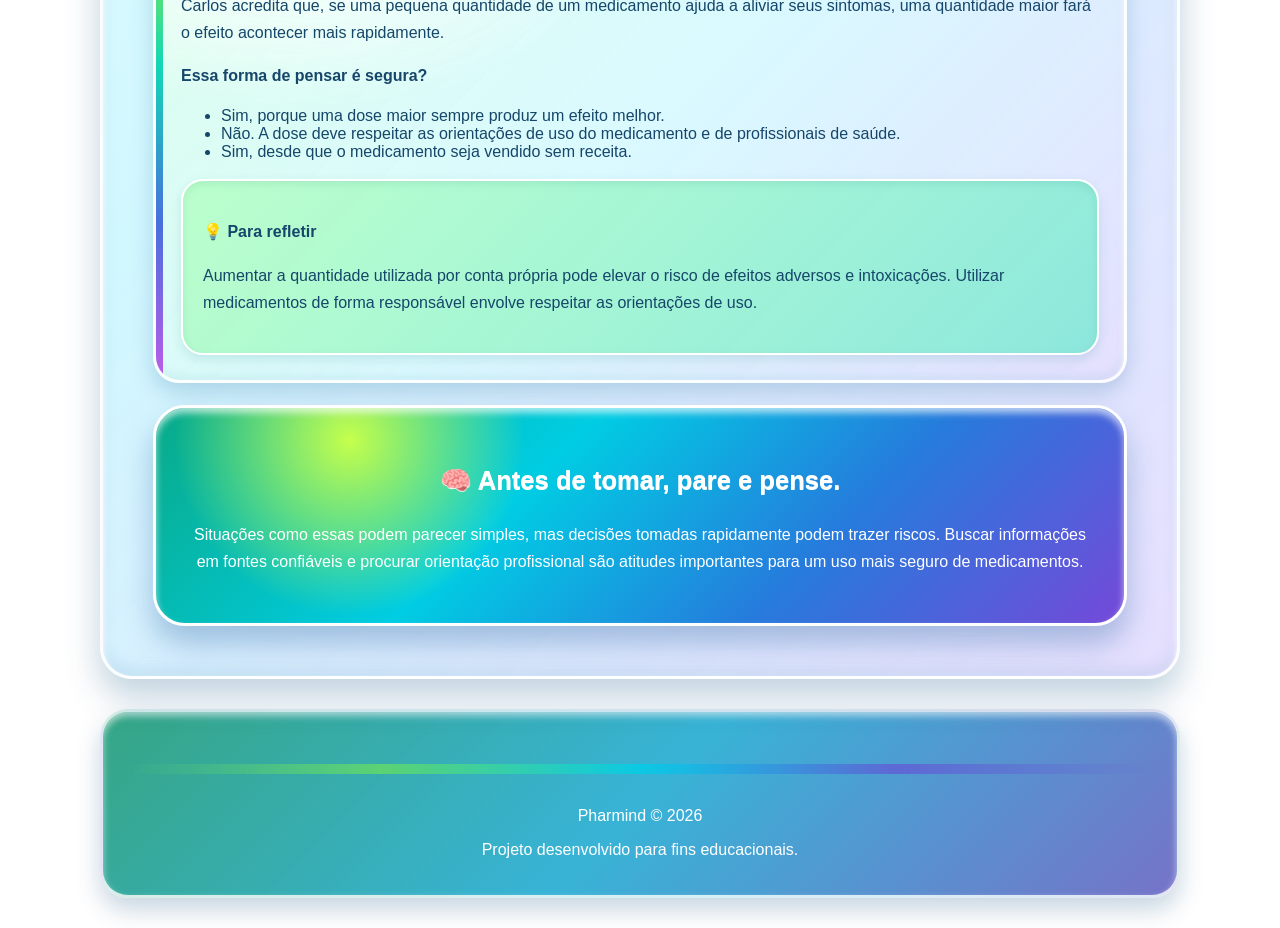
<file: situacoes.html>
<html>
<!DOCTYPE html>
<html lang="pt-BR">

<head>

    <meta charset="UTF-8">
    <meta name="viewport" content="width=device-width, initial-scale=1.0">

    <title>Pharmind - Situações Cotidianas</title>

    <link rel="stylesheet" href="style.css">

    <link rel="shortcut icon" href="logopequena.ico"">

</head>

<body>

    <svg width="0" height="0" style="position:absolute">
    <filter id="borda-branca" x="-10%" y="-10%" width="120%" height="120%">
        <!-- Expande o contorno transparente da imagem -->
        <feMorphology 
            in="SourceAlpha" 
            operator="dilate" 
            radius="1.5" 
            result="expandido"
        />

        <!-- Cria a cor branca -->
        <feFlood 
            flood-color="white" 
            result="branco"
        />

        <!-- Coloca o branco somente na área expandida -->
        <feComposite 
            in="branco" 
            in2="expandido" 
            operator="in" 
            result="borda"
        />

        <!-- Coloca a imagem original por cima da borda -->
        <feComposite 
            in="SourceGraphic" 
            in2="borda" 
            operator="over"
        />
    </filter>
</svg>

    <header>

        <div class="cabecalho-titulo">
            <img src="logogrande.png" class="logo">   
            <h1>PHARMIND</h1> 
        </div>

        <br><br>

        <p>Educação em Saúde • Uso Consciente de Medicamentos</p>

        <br>

        <nav>

            <a href="index.html">Início</a>

            <a href="mitos.html">Mitos e Verdades</a>

            <a href="situacoes.html" class="ativo">Situações Cotidianas</a>

            <a href="quiz.html">Quiz Educativo</a>

            <a href="orientacoes.html">Orientações</a>

        </nav>

    </header>


    <!-- CONTEÚDO -->

    <main>

        <section id="situacoes">

            <h2>Situações Cotidianas</h2>

            <p>
                A automedicação pode acontecer em situações comuns do dia a dia.
                Leia os exemplos abaixo e reflita sobre as decisões que podem ser tomadas
                diante de cada situação.
            </p>


            <!-- SITUAÇÃO 1 -->

            <article class="situacao">

                <h3>🤕 Situação 1 — Uma dor de cabeça</h3>

                <p>
                    João chega em casa depois de um longo dia de aula e começa a sentir
                    dor de cabeça. Ele lembra que sua mãe costuma utilizar um determinado
                    medicamento para esse tipo de dor e decide tomar o mesmo remédio,
                    sem procurar orientação.
                </p>

                <h4>O que você faria nessa situação?</h4>

                <ul>

                    <li>
                        Tomaria o mesmo medicamento porque ele já funcionou para outra pessoa.
                    </li>

                    <li>
                        Procuraria informações confiáveis e orientação profissional antes de utilizar o medicamento.
                    </li>

                    <li>
                        Tomaria uma dose maior para tentar aliviar a dor mais rapidamente.
                    </li>

                </ul>

                <div class="reflexao">

                    <h4>💡 Para refletir</h4>

                    <p>
                        Uma experiência anterior ou a indicação de outra pessoa não garante
                        que o medicamento seja adequado para você. Sintomas semelhantes podem
                        ter causas diferentes e cada pessoa pode apresentar necessidades e riscos distintos.
                    </p>

                </div>

            </article>


            <!-- SITUAÇÃO 2 -->

            <article class="situacao">

                <h3>🤒 Situação 2 — Gripe e resfriado</h3>

                <p>
                    Mariana está resfriada e apresenta tosse, coriza e dor de garganta.
                    Um amigo recomenda um antibiótico que ele utilizou quando ficou doente
                    e diz que ela ficará melhor rapidamente.
                </p>

                <h4>Qual seria a atitude mais segura?</h4>

                <ul>

                    <li>
                        Utilizar o antibiótico recomendado pelo amigo.
                    </li>

                    <li>
                        Aumentar a dose para acelerar a recuperação.
                    </li>

                    <li>
                        Procurar orientação de um profissional de saúde.
                    </li>

                </ul>

                <div class="reflexao">

                    <h4>💡 Para refletir</h4>

                    <p>
                        Antibióticos são utilizados contra infecções causadas por bactérias
                        e não devem ser utilizados por conta própria. O uso inadequado pode
                        contribuir para o desenvolvimento de resistência bacteriana.
                    </p>

                </div>

            </article>


            <!-- SITUAÇÃO 3 -->

            <article class="situacao">

                <h3>📱 Situação 3 — Uma dica encontrada na internet</h3>

                <p>
                    Pedro sente uma dor muscular depois de praticar exercícios.
                    Ao pesquisar na internet, encontra uma publicação recomendando
                    determinado medicamento e decide utilizá-lo sem consultar um profissional.
                </p>

                <h4>Qual é o principal problema dessa decisão?</h4>

                <ul>

                    <li>
                        Informações encontradas na internet podem ser incompletas ou inadequadas para determinada pessoa.
                    </li>

                    <li>
                        Todo conteúdo publicado na internet é confiável.
                    </li>

                    <li>
                        Medicamentos não apresentam riscos quando utilizados para dores musculares.
                    </li>

                </ul>

                <div class="reflexao">

                    <h4>💡 Para refletir</h4>

                    <p>
                        A internet pode ser uma importante fonte de informação, mas é necessário
                        verificar a confiabilidade do conteúdo. Informações gerais não substituem
                        uma avaliação profissional.
                    </p>

                </div>

            </article>


            <!-- SITUAÇÃO 4 -->

            <article class="situacao">

                <h3>💊 Situação 4 — "Esse remédio funcionou comigo"</h3>

                <p>
                    Lucas está com sintomas parecidos com os que teve alguns meses atrás.
                    Na ocasião, utilizou um medicamento e melhorou. Por isso, decide
                    repetir o mesmo tratamento sem procurar ajuda profissional.
                </p>

                <h4>Essa decisão é segura?</h4>

                <ul>

                    <li>
                        Sim, porque os sintomas são parecidos.
                    </li>

                    <li>
                        Não necessariamente. A causa dos sintomas pode ser diferente.
                    </li>

                    <li>
                        Sim, desde que ele aumente a dose.
                    </li>

                </ul>

                <div class="reflexao">

                    <h4>💡 Para refletir</h4>

                    <p>
                        O fato de um medicamento ter funcionado anteriormente não significa
                        que ele seja adequado para uma nova situação. A repetição do uso
                        sem orientação pode esconder problemas que precisam de avaliação profissional.
                    </p>

                </div>

            </article>


            <!-- SITUAÇÃO 5 -->

            <article class="situacao">

                <h3>👨‍👩‍👧 Situação 5 — Compartilhando medicamentos</h3>

                <p>
                    Ana está sentindo dores e comenta com sua irmã. A irmã diz que possui
                    um medicamento que costuma utilizar para dores semelhantes e oferece
                    alguns comprimidos para Ana.
                </p>

                <h4>O que deve ser considerado?</h4>

                <ul>

                    <li>
                        O medicamento pode ser compartilhado porque são familiares.
                    </li>

                    <li>
                        Pessoas diferentes podem apresentar contraindicações, alergias e necessidades diferentes.
                    </li>

                    <li>
                        Basta tomar metade da dose para evitar qualquer risco.
                    </li>

                </ul>

                <div class="reflexao">

                    <h4>💡 Para refletir</h4>

                    <p>
                        Medicamentos não devem ser compartilhados simplesmente porque
                        apresentam sintomas semelhantes. A orientação profissional ajuda
                        a identificar se determinado medicamento é adequado e seguro.
                    </p>

                </div>

            </article>


            <!-- SITUAÇÃO 6 -->

            <article class="situacao">

                <h3>🔎 Situação 6 — "Quanto mais, melhor"</h3>

                <p>
                    Carlos acredita que, se uma pequena quantidade de um medicamento
                    ajuda a aliviar seus sintomas, uma quantidade maior fará o efeito
                    acontecer mais rapidamente.
                </p>

                <h4>Essa forma de pensar é segura?</h4>

                <ul>

                    <li>
                        Sim, porque uma dose maior sempre produz um efeito melhor.
                    </li>

                    <li>
                        Não. A dose deve respeitar as orientações de uso do medicamento e de profissionais de saúde.
                    </li>

                    <li>
                        Sim, desde que o medicamento seja vendido sem receita.
                    </li>

                </ul>

                <div class="reflexao">

                    <h4>💡 Para refletir</h4>

                    <p>
                        Aumentar a quantidade utilizada por conta própria pode elevar
                        o risco de efeitos adversos e intoxicações. Utilizar medicamentos
                        de forma responsável envolve respeitar as orientações de uso.
                    </p>

                </div>

            </article>


            <!-- CONCLUSÃO -->

            <div class="mensagem-final">

                <h3>🧠 Antes de tomar, pare e pense.</h3>

                <p>
                    Situações como essas podem parecer simples, mas decisões tomadas
                    rapidamente podem trazer riscos. Buscar informações em fontes confiáveis
                    e procurar orientação profissional são atitudes importantes para um
                    uso mais seguro de medicamentos.
                </p>

            </div>

        </section>

    </main>


    <!-- RODAPÉ -->

    <footer>

        <hr>

        <p>
            Pharmind © 2026
        </p>

        <p>
            Projeto desenvolvido para fins educacionais.
        </p>

    </footer>


    <script src="script.js"></script>

</body>

</html>
</file>
<file: style.css>
.cabecalho-titulo {
  display: flex;
  align-items: center;
  justify-content: center; 
  gap: 12px;
}

.logo {
  width: 140px;
  height: auto;
  filter:
   url(#borda-branca)
            drop-shadow(0 8px 6px rgba(0, 0, 0, 0.35));
}

.conteudo {
    display: flex;
    align-items: center;
}

.conteudo ul {
    margin-left: 30px;
}

.imagi {
    width:250px;
    margin-left:200px;
    filter: 
    url(#borda-branca)
    drop-shadow(0px 12px 8px rgba(0, 0, 0, 0.5));
}

h1 {
  margin: 0;
  text-align: center;  
}

#info::marker {
  content: "📖 ";
}

#mito::marker {
  content: "🧠 ";
}

#situ::marker {
  content: "🏠 ";
}

#qiiz::marker {
  content: "✅ ";
}

#orie::marker {
  content: "💙 ";
}

:root {
    --green: #28c94f;
    --lime: #a8e82f;
    --green-dark: #087c42;

    --cyan: #00d9ef;
    --blue: #0877dc;
    --deep-blue: #073d9e;

    --purple: #6844d8;
    --pink: #ff72c9;
    --yellow: #ffe52e;
    --orange: #ff9c21;

    --white: #ffffff;

    --text: #16466a;
    --dark: #073d63;

    --glass:
        rgba(255,255,255,.67);
}


/* =========================================================
   BASE
   ========================================================= */

* {
    box-sizing: border-box;
}

html {
    scroll-behavior: smooth;
}

body {
    margin: 0;

    min-height: 100vh;

    font-family: Tahoma, Verdana, Arial, sans-serif;

    color: var(--text);

    background:

        /* grandes manchas verdes */
        radial-gradient(
            ellipse at 8% 18%,
            #8ee82d 0%,
            #45c83c 18%,
            transparent 38%
        ),

        radial-gradient(
            ellipse at 95% 75%,
            #26cf62 0%,
            #0da88c 20%,
            transparent 42%
        ),

        /* céu */
        radial-gradient(
            ellipse at 50% -10%,
            #ffffff 0%,
            #bdf8ff 24%,
            transparent 52%
        ),

        /* azul da água */
        linear-gradient(
            180deg,
            #4edfff 0%,
            #8eeeff 28%,
            #2bc5ec 55%,
            #19b8bd 78%,
            #42d86e 100%
        );

    background-attachment: fixed;

    overflow-x: hidden;
}

/* BOLHAS >:3 */

body::before {
    content: "";

    position: fixed;

    width: 420px;
    height: 420px;

    top: 100px;
    right: -180px;

    border-radius: 50%;

    background:
        radial-gradient(
            circle at 30% 25%,
            rgba(255,255,255,.95) 0 5%,
            rgba(255,255,255,.5) 7%,
            rgba(255,255,255,.12) 24%,
            #00c8ff2e 55%,
            rgba(0,100,220,.08) 70%,
            transparent 72%
        );

    box-shadow:
        inset -30px -25px 60px rgba(0,70,180,.15),
        0 15px 50px rgba(0,100,150,.18);

    pointer-events: none;

    z-index: -1;
}


body::after {
    content: "";

    position: fixed;

    width: 260px;
    height: 260px;

    left: -100px;
    bottom: 50px;

    border-radius: 50%;

    background:
        radial-gradient(
            circle at 30% 25%,
            white 0 4%,
            rgba(255,255,255,.7) 6%,
            rgba(255,255,255,.15) 25%,
            rgba(0,130,255,.25) 58%,
            transparent 72%
        );

    box-shadow:
        inset -15px -20px 35px rgba(0,80,180,.2);

    pointer-events: none;

    z-index: -1;
}

/* BOLHAS >:3 FIM */

/* =========================================================
   HEADER
   ========================================================= */

header {
    position: relative;

    width: 1300px;

    margin: 25px auto 30px;

    padding: 28px 32px 22px;

    text-align: center;

    border-radius: 35px;

    border: 3px solid rgba(255,255,255,.9);
    
    background:

        radial-gradient(
            ellipse at 15% 0%,
            rgba(255,255,255,.95),
            transparent 35%
        ),

        linear-gradient(
            135deg,
            rgba(174,255,84,.88),
            rgba(47,221,188,.75) 35%,
            rgba(54,177,255,.82) 70%,
            rgba(90,77,218,.72)
        );

    box-shadow:

        0 15px 30px rgba(0,73,130,.3),

        inset 0 5px 8px rgba(255,255,255,.95),

        inset 0 -8px 18px rgba(0,85,130,.2);

    backdrop-filter: blur(7px);

    overflow: hidden;
}

header h1{
    font-size: 100px;
    font-family: "Trebuchet MS", "Arial Rounded MT Bold", Arial, sans-serif;
    font-weight: 900;
    letter-spacing: -2px;

    background: linear-gradient(
        #75ffb3,
        #00b7ed 45%,
        #007ac2
    );
    
    background-clip: text;
    -webkit-background-clip: text;
    -webkit-text-fill-color: transparent;

    -webkit-text-stroke: 1.5px #fffefe;

    text-shadow:
        2px 3px 4px rgba(0, 100, 180, .35);
}


/* =========================================================
   SUBTÍTULO
   ========================================================= */

header > p {
    position: relative;

    margin: 3px 0 22px;

    color: white;

    font-size: .95rem;

    font-weight: 900;

    letter-spacing: 1px;

    text-shadow:
        0 2px 3px rgba(0,70,110,.4);
}


/* =========================================================
   NAV
   ========================================================= */

nav {
    position: relative;

    display: flex;

    flex-wrap: wrap;

    justify-content: center;

    gap: 9px;
}

nav a {
    position: relative;

    padding: 10px 17px;

    border-radius: 30px;

    border: 2px solid rgba(255,255,255,.85);

    text-decoration: none;

    color: #07518a;

    font-weight: 900;

    background:
        linear-gradient(
            180deg,
            #ffffff 0%,
            #e6ffff 32%,
            #7be9ec 60%,
            #2ac1dd 100%
        );

    box-shadow:

        0 5px 9px rgba(0,70,130,.25),

        inset 0 4px 5px rgba(255,255,255,.95),

        inset 0 -3px 5px rgba(0,100,150,.16);

    transition: .2s ease;
}

nav a:hover {
    transform: translateY(-4px) scale(1.03);

    box-shadow:

        0 9px 15px rgba(0,70,130,.3),

        inset 0 4px 5px white;
}

nav a.ativo {
    color: white;

    background:
        linear-gradient(
            180deg,
            #c9ff52,
            #4cda5a 45%,
            #079c78 100%
        );

    text-shadow:
        0 2px 2px rgba(0,90,60,.45);
}


/* =========================================================
   MAIN
   ========================================================= */

main {
    width: min(1080px, 90%);

    margin: auto;
}


/* =========================================================
   PAINÉIS PRINCIPAIS
   ========================================================= */

main section:not(#quiz),
#quiz {
    position: relative;

    margin-bottom: 28px;

    padding: 50px;

    border-radius: 32px;

    border: 3px solid rgba(255,255,255,.88);

    background:

        radial-gradient(
            ellipse at 20% 0%,
            rgba(255,255,255,.9),
            transparent 28%
        ),

        linear-gradient(
            135deg,
            rgba(255,255,255,.86),
            rgba(223,255,246,.73) 35%,
            rgba(191,244,255,.72) 68%,
            rgba(216,204,255,.63)
        );

    box-shadow:

        0 18px 35px rgba(0,74,125,.25),

        inset 0 5px 7px rgba(255,255,255,.95),

        inset 0 -8px 15px rgba(0,100,140,.1);

    backdrop-filter: blur(10px);

    overflow: hidden;
}


/* brilho no painel */

main section:not(#quiz)::before,
#quiz::before {
    content: "";

    position: absolute;

    width: 65%;

    height: 22px;

    top: 7px;
    left: 17%;

    border-radius: 50%;

    background: rgba(255,255,255,.65);

    filter: blur(5px);

    pointer-events: none;
}


/* =========================================================
   TÍTULOS
   ========================================================= */

h2 {
    margin-top: 0;

    color: #0865a0;

    font-size: clamp(1.8rem, 4vw, 2.7rem);

    font-weight: 900;

    text-shadow:
        0 2px 0 white,
        0 4px 8px rgba(0,100,160,.16);
}

h2::after {
    content: "";

    display: block;

    width: 110px;
    height: 8px;

    margin-top: 8px;

    border-radius: 20px;

    background:
        linear-gradient(
            90deg,
            #a8ed32,
            #22d8ce,
            #4b77df,
            transparent
        );

    box-shadow:
        0 2px 5px rgba(0,120,160,.2);
}


h3 {
    color: #087052;

    font-weight: 900;

    text-shadow: 0 1px white;
}


/* =========================================================
   TEXTO
   ========================================================= */

p {
    line-height: 1.7;
}

strong {
    color: #0875ae;
}


/* =========================================================
   HR
   ========================================================= */

hr {
    border: 0;

    height: 10px;

    margin: 28px auto;

    border-radius: 20px;

    background:
        linear-gradient(
            90deg,
            transparent,
            #65dc64,
            #00cfe9,
            #625bd5,
            transparent
        );

    opacity: .8;
}


/* =========================================================
   CARDS
   ========================================================= */

.card,
.situacao,
.orientacao-card {
    position: relative;

    margin: 22px 0;

    padding: 25px;

    border-radius: 26px;

    border: 3px solid rgba(255,255,255,.88);

    background:

        radial-gradient(
            ellipse at 15% 5%,
            rgba(255,255,255,.95),
            transparent 28%
        ),

        linear-gradient(
            135deg,
            rgba(223,255,235,.9),
            rgba(218,251,255,.82) 50%,
            rgba(229,222,255,.75)
        );

    box-shadow:

        0 10px 22px rgba(0,85,135,.2),

        inset 0 4px 6px rgba(255,255,255,.95),

        inset 0 -5px 10px rgba(0,100,140,.08);

    transition: .2s ease;

    overflow: hidden;
}


/* pequena faixa colorida lateral */

.card::after,
.situacao::after,
.orientacao-card::after {
    content: "";

    position: absolute;

    left: 0;
    top: 0;

    width: 7px;
    height: 100%;

    background:
        linear-gradient(
            180deg,
            #a6ec32,
            #12d7b4,
            #4870dd,
            #bc5ce8
        );
}


.card:hover,
.situacao:hover,
.orientacao-card:hover {
    transform: translateY(-5px) rotate(.15deg);

    box-shadow:

        0 16px 30px rgba(0,75,130,.27),

        inset 0 4px 6px white;
}


/* =========================================================
   BOTÕES
   ========================================================= */

button {
    position: relative;

    padding: 11px 21px;

    border-radius: 25px;

    border: 2px solid white;

    color: white;

    font-family: inherit;

    font-weight: 900;

    cursor: pointer;

    background:
        linear-gradient(
            180deg,
            #80e9ff 0%,
            #27bce9 45%,
            #2868d2 100%
        );

    text-shadow:
        0 2px 2px rgba(0,60,130,.45);

    box-shadow:

        0 6px 11px rgba(0,80,150,.25),

        inset 0 4px 5px rgba(255,255,255,.75),

        inset 0 -4px 5px rgba(0,60,160,.2);

    transition: .2s ease;
}

button:hover {
    transform: translateY(-3px) scale(1.025);

    filter: saturate(1.15);

    box-shadow:

        0 9px 17px rgba(0,80,150,.3),

        inset 0 4px 5px white;
}


/* =========================================================
   RESPOSTAS
   ========================================================= */

.resposta {
    display: none;

    margin-top: 18px;

    padding: 20px;

    border-radius: 22px;

    border: 2px solid white;

    background:
        linear-gradient(
            135deg,
            rgba(185,255,224,.85),
            rgba(197,247,255,.9),
            rgba(228,213,255,.75)
        );

    box-shadow:

        inset 0 4px 10px rgba(0,100,130,.08),

        0 5px 12px rgba(0,80,130,.12);
}

.mito {
    color: #e24955;

    text-shadow: 0 1px white;
}

.verdade {
    color: #079653;

    text-shadow: 0 1px white;
}


/* =========================================================
   ALERTA
   ========================================================= */

.orientacao-card.alerta,
.aviso {
    border-color: #fff;

    background:
        radial-gradient(
            ellipse at 10% 0%,
            white,
            transparent 25%
        ),

        linear-gradient(
            135deg,
            #fffda4,
            #ffdd58 40%,
            #ff9e38 100%
        );

    box-shadow:

        0 12px 25px rgba(190,105,20,.23),

        inset 0 5px 7px white;
}


/* =========================================================
   REFLEXÃO
   ========================================================= */

.reflexao {
    margin-top: 18px;

    padding: 20px;

    border-radius: 22px;

    border: 2px solid white;

    background:
        linear-gradient(
            135deg,
            rgba(180,255,194,.8),
            rgba(105,233,206,.7)
        );

    box-shadow:

        inset 0 3px 8px rgba(0,100,100,.1),

        0 5px 12px rgba(0,110,110,.13);
}


/* =========================================================
   SITUAÇÕES
   ========================================================= */

.situacao h3 {
    color: #08734e;
}


/* =========================================================
   MENSAGEM FINAL
   ========================================================= */

.mensagem-final {
    position: relative;

    padding: 32px;

    text-align: center;

    border-radius: 32px;

    color: white;

    border: 3px solid white;

    background:

        radial-gradient(
            circle at 20% 15%,
            #c5ff4c,
            transparent 22%
        ),

        linear-gradient(
            135deg,
            #09aa87,
            #00cde3 38%,
            #267bdc 68%,
            #7549d9
        );

    box-shadow:

        0 18px 30px rgba(0,70,140,.28),

        inset 0 5px 7px rgba(255,255,255,.65);
}

.mensagem-final h3 {
    color: white;

    font-size: 1.6rem;
}


/* =========================================================
   QUIZ
   ========================================================= */

#quiz {
    background:

        radial-gradient(
            circle at 85% 10%,
            rgba(179,255,61,.55),
            transparent 22%
        ),

        radial-gradient(
            circle at 10% 90%,
            rgba(164,96,255,.3),
            transparent 25%
        ),

        linear-gradient(
            135deg,
            rgba(255,255,255,.92),
            rgba(201,251,255,.8),
            rgba(219,255,220,.8)
        );
}


/* =========================================================
   PROGRESSO
   ========================================================= */

.progresso {
    height: 22px;

    margin: 25px 0 10px;

    padding: 3px;

    border-radius: 30px;

    border: 2px solid white;

    background:
        #9ee8eb;

    box-shadow:
        inset 0 3px 6px rgba(0,80,120,.2);
}

#barraProgresso {
    height: 100%;

    width: 0;

    border-radius: 30px;

    background:
        linear-gradient(
            90deg,
            #b3ee32,
            #36dd7e,
            #05d4e8,
            #4771db,
            #9254d7
        );

    box-shadow:

        inset 0 3px 3px rgba(255,255,255,.75),

        0 2px 6px rgba(0,100,160,.25);

    transition: width .4s ease;
}


/* =========================================================
   PERGUNTA
   ========================================================= */

#pergunta-container {
    margin-top: 25px;

    padding: 25px;

    border-radius: 27px;

    border: 3px solid white;

    background:
        linear-gradient(
            135deg,
            rgba(255,255,255,.9),
            rgba(219,255,242,.72),
            rgba(218,230,255,.7)
        );

    box-shadow:
        inset 0 4px 10px rgba(0,80,130,.08);
}

#pergunta {
    color: #075a9c;

    font-size: 1.4rem;
}


/* =========================================================
   ALTERNATIVAS
   ========================================================= */

#alternativas {
    display: grid;

    gap: 12px;

    margin-top: 20px;
}

.alternativa {
    width: 100%;

    text-align: left;

    padding: 16px;

    color: #175477;

    background:
        linear-gradient(
            135deg,
            white,
            #e0ffff 50%,
            #dce2ff
        );

    border: 3px solid white;

    text-shadow: none;
}

.alternativa:hover:not(:disabled) {
    background:
        linear-gradient(
            135deg,
            #efffff,
            #caff9e,
            #d5ccff
        );
}


/* correta */

.alternativa.correta {
    color: white;

    background:
        linear-gradient(
            135deg,
            #b5ef3e,
            #27d47b,
            #09b7a8
        );

    text-shadow:
        0 2px 2px rgba(0,90,70,.4);
}


/* errada */

.alternativa.errada {
    color: white;

    background:
        linear-gradient(
            135deg,
            #ff8c8c,
            #ef4c80,
            #9c55c9
        );

    text-shadow:
        0 2px 2px rgba(100,20,70,.4);
}


/* =========================================================
   FEEDBACK
   ========================================================= */

.feedback-correto,
.feedback-erro {
    padding: 20px;

    border-radius: 24px;

    border: 3px solid white;

    box-shadow:
        0 6px 14px rgba(0,70,120,.14);
}

.feedback-correto {
    background:
        linear-gradient(
            135deg,
            #d9ff92,
            #76ebac,
            #58dcd7
        );
}

.feedback-erro {
    background:
        linear-gradient(
            135deg,
            #ffe08c,
            #ff9c9c,
            #db7bd7
        );
}


/* =========================================================
   RESULTADO
   ========================================================= */

#resultado {
    display: none;

    padding: 30px;

    text-align: center;

    border-radius: 30px;

    border: 3px solid white;

    background:
        linear-gradient(
            135deg,
            #eaffb1,
            #a7f7d0,
            #9befff,
            #d0b8ff
        );

    box-shadow:

        0 15px 30px rgba(0,80,140,.22),

        inset 0 5px 7px white;
}


#pontuacao strong {
    color: #6c43c9;

    font-size: 2.2rem;
}


/* =========================================================
   RESULTADOS
   ========================================================= */

.resultado-baixo,
.resultado-medio,
.resultado-alto {
    padding: 20px;

    border-radius: 22px;

    border: 3px solid white;

    box-shadow:
        inset 0 3px 6px rgba(0,80,100,.08);
}

.resultado-baixo {
    background:
        linear-gradient(
            135deg,
            #fff7a1,
            #ffb66d,
            #ff8c9c
        );
}

.resultado-medio {
    background:
        linear-gradient(
            135deg,
            #fff68b,
            #aee66c,
            #6fd8c9
        );
}

.resultado-alto {
    background:
        linear-gradient(
            135deg,
            #cfff68,
            #55e69d,
            #54dbea,
            #8c6be0
        );
}


/* =========================================================
   FOOTER
   ========================================================= */

footer {
    width: min(1080px, 90%);

    margin: 30px auto;

    padding: 24px;

    text-align: center;

    color: white;

    border-radius: 28px;

    border: 3px solid rgba(255,255,255,.8);

    background:
        linear-gradient(
            135deg,
            rgba(9,146,105,.82),
            rgba(0,158,203,.78),
            rgba(79,75,185,.78)
        );

    box-shadow:

        0 12px 25px rgba(0,70,120,.22),

        inset 0 4px 7px rgba(255,255,255,.6);
}

footer p {
    margin: 7px;
}


/* =========================================================
   SCROLLBAR
   ========================================================= */

::-webkit-scrollbar {
    width: 14px;
}

::-webkit-scrollbar-track {
    background:
        linear-gradient(
            180deg,
            #a7f7ff,
            #75df9c
        );
}

::-webkit-scrollbar-thumb {
    border-radius: 20px;

    border: 3px solid #a7f7ff;

    background:
        linear-gradient(
            180deg,
            #79ed3d,
            #0bd5c1,
            #4267d8,
            #794bd2
        );
}


/* =========================================================
   RESPONSIVO
   ========================================================= */

@media (max-width: 700px) {

    header {
        width: 94%;

        padding: 25px 15px 20px;

        border-radius: 25px;
    }

    header h1 {
        font-size: 2.8rem;

        letter-spacing: 3px;
    }

    nav a {
        padding: 9px 11px;

        font-size: .78rem;
    }

    main {
        width: 94%;
    }

    main section:not(#quiz),
    #quiz {
        padding: 20px;

        border-radius: 24px;
    }

    .card,
    .situacao,
    .orientacao-card {
        padding: 20px;

        border-radius: 21px;
    }

    #pergunta-container {
        padding: 18px;
    }

    #pergunta {
        font-size: 1.15rem;
    }

    footer {
        width: 94%;
    }
}


/* =========================================================
   REDUÇÃO DE MOVIMENTO
   ========================================================= */

@media (prefers-reduced-motion: reduce) {

    *,
    *::before,
    *::after {
        animation: none !important;
        transition: none !important;
    }
}
</file>
